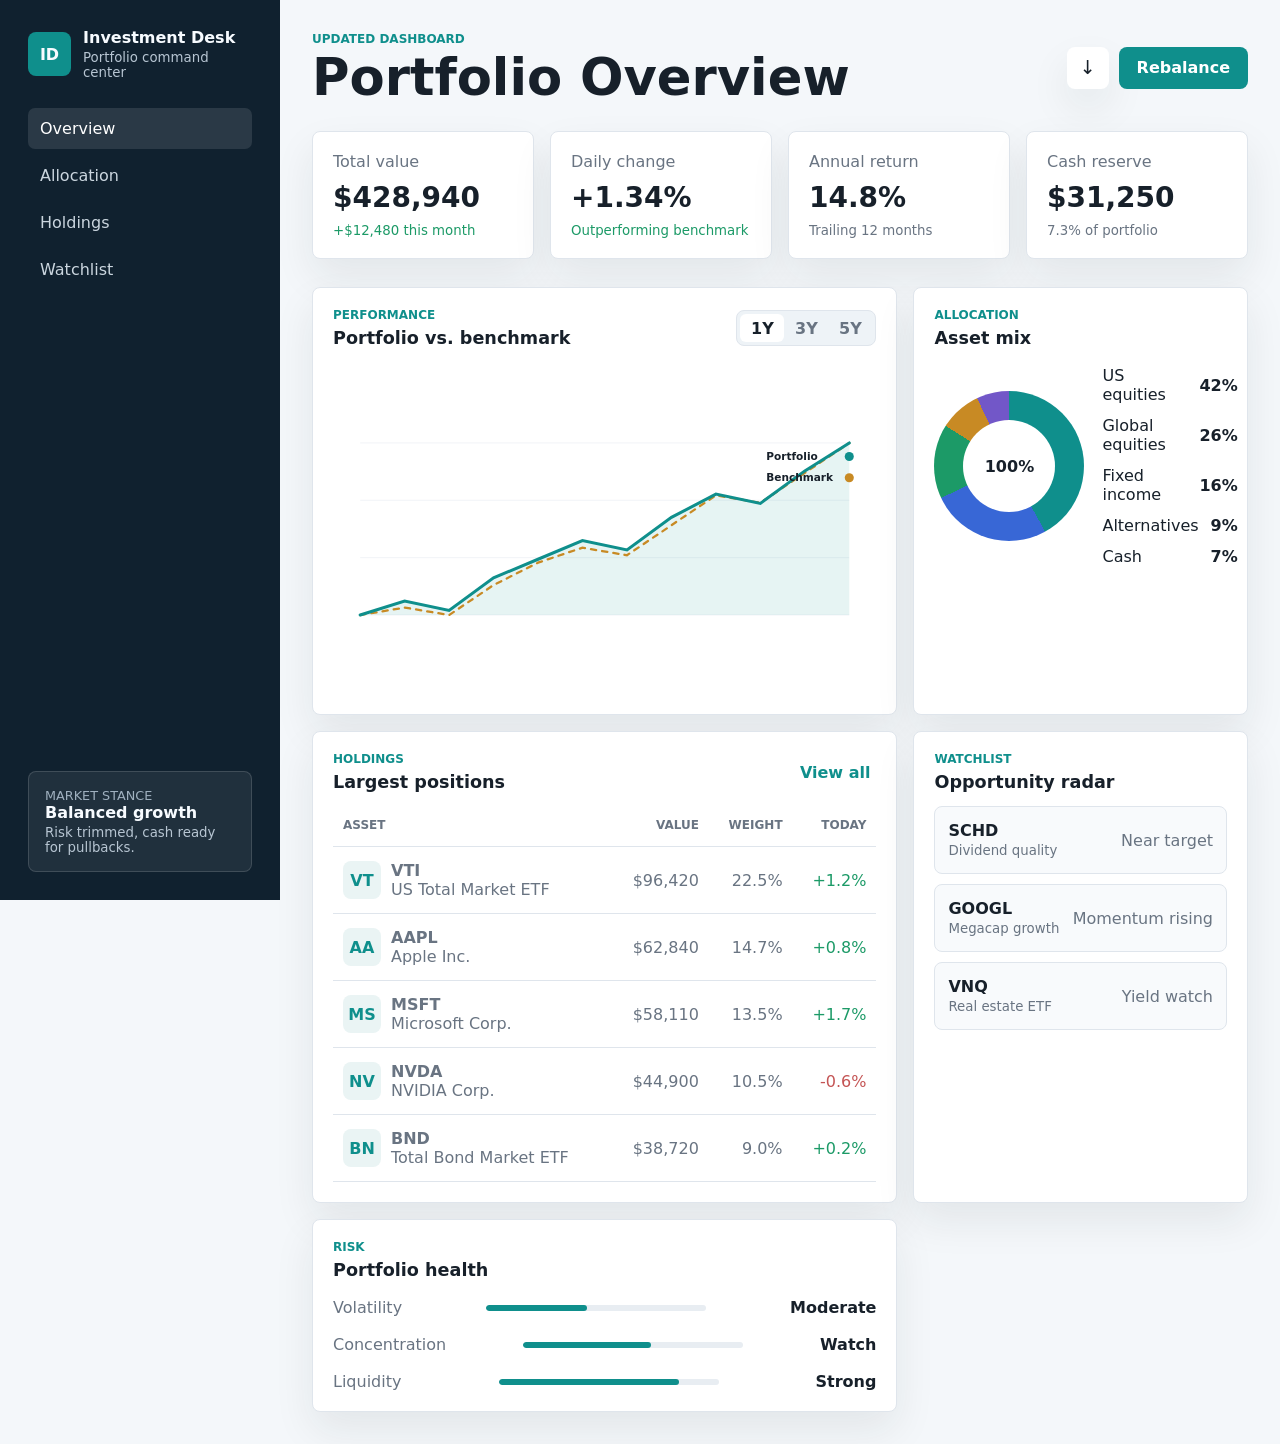
<file: investment-dashboard/index.html>
<!doctype html>
<html lang="en">
  <head>
    <meta charset="UTF-8" />
    <meta name="viewport" content="width=device-width, initial-scale=1.0" />
    <title>Investment Dashboard</title>
    <link rel="stylesheet" href="styles.css" />
  </head>
  <body>
    <aside class="sidebar" aria-label="Portfolio navigation">
      <div class="brand">
        <span class="brand-mark">ID</span>
        <div>
          <strong>Investment Desk</strong>
          <small>Portfolio command center</small>
        </div>
      </div>

      <nav class="nav-list">
        <a class="active" href="#overview">Overview</a>
        <a href="#allocation">Allocation</a>
        <a href="#holdings">Holdings</a>
        <a href="#watchlist">Watchlist</a>
      </nav>

      <div class="market-note">
        <span>Market stance</span>
        <strong>Balanced growth</strong>
        <small>Risk trimmed, cash ready for pullbacks.</small>
      </div>
    </aside>

    <main>
      <header class="topbar">
        <div>
          <p class="eyebrow">Updated dashboard</p>
          <h1>Portfolio Overview</h1>
        </div>
        <div class="actions">
          <button class="icon-button" aria-label="Download report" title="Download report">↓</button>
          <button class="primary-button">Rebalance</button>
        </div>
      </header>

      <section class="kpi-grid" id="overview" aria-label="Portfolio summary">
        <article class="kpi">
          <span>Total value</span>
          <strong>$428,940</strong>
          <small class="positive">+$12,480 this month</small>
        </article>
        <article class="kpi">
          <span>Daily change</span>
          <strong>+1.34%</strong>
          <small class="positive">Outperforming benchmark</small>
        </article>
        <article class="kpi">
          <span>Annual return</span>
          <strong>14.8%</strong>
          <small class="neutral">Trailing 12 months</small>
        </article>
        <article class="kpi">
          <span>Cash reserve</span>
          <strong>$31,250</strong>
          <small class="neutral">7.3% of portfolio</small>
        </article>
      </section>

      <section class="dashboard-grid">
        <article class="panel performance-panel">
          <div class="panel-header">
            <div>
              <p class="eyebrow">Performance</p>
              <h2>Portfolio vs. benchmark</h2>
            </div>
            <div class="segmented" aria-label="Time range">
              <button class="active">1Y</button>
              <button>3Y</button>
              <button>5Y</button>
            </div>
          </div>
          <div class="chart-wrap">
            <svg id="lineChart" viewBox="0 0 720 300" role="img" aria-label="Portfolio performance line chart"></svg>
          </div>
        </article>

        <article class="panel allocation-panel" id="allocation">
          <div class="panel-header">
            <div>
              <p class="eyebrow">Allocation</p>
              <h2>Asset mix</h2>
            </div>
          </div>
          <div class="allocation-layout">
            <div class="donut" aria-label="Asset allocation chart">
              <span>100%</span>
            </div>
            <ul class="legend" id="allocationLegend"></ul>
          </div>
        </article>

        <article class="panel holdings-panel" id="holdings">
          <div class="panel-header">
            <div>
              <p class="eyebrow">Holdings</p>
              <h2>Largest positions</h2>
            </div>
            <button class="text-button">View all</button>
          </div>
          <div class="table-wrap">
            <table>
              <thead>
                <tr>
                  <th>Asset</th>
                  <th>Value</th>
                  <th>Weight</th>
                  <th>Today</th>
                </tr>
              </thead>
              <tbody id="holdingsRows"></tbody>
            </table>
          </div>
        </article>

        <article class="panel watchlist-panel" id="watchlist">
          <div class="panel-header">
            <div>
              <p class="eyebrow">Watchlist</p>
              <h2>Opportunity radar</h2>
            </div>
          </div>
          <div class="watchlist" id="watchlistCards"></div>
        </article>

        <article class="panel risk-panel">
          <div class="panel-header">
            <div>
              <p class="eyebrow">Risk</p>
              <h2>Portfolio health</h2>
            </div>
          </div>
          <div class="risk-list">
            <div>
              <span>Volatility</span>
              <meter min="0" max="100" value="46"></meter>
              <strong>Moderate</strong>
            </div>
            <div>
              <span>Concentration</span>
              <meter min="0" max="100" value="58"></meter>
              <strong>Watch</strong>
            </div>
            <div>
              <span>Liquidity</span>
              <meter min="0" max="100" value="82"></meter>
              <strong>Strong</strong>
            </div>
          </div>
        </article>
      </section>
    </main>

    <script src="script.js"></script>
  </body>
</html>
</file>
<file: investment-dashboard/styles.css>
:root {
  color-scheme: light;
  --ink: #17202a;
  --muted: #697482;
  --line: #dfe5ec;
  --paper: #f4f7fa;
  --panel: #ffffff;
  --teal: #0f8f8c;
  --green: #1c9a67;
  --red: #c45454;
  --blue: #3867d6;
  --amber: #c88a24;
  --violet: #7257c8;
  --shadow: 0 18px 40px rgba(21, 32, 44, 0.08);
}

* {
  box-sizing: border-box;
}

body {
  min-height: 100vh;
  margin: 0;
  display: grid;
  grid-template-columns: 280px 1fr;
  background: var(--paper);
  color: var(--ink);
  font-family:
    Inter, ui-sans-serif, system-ui, -apple-system, BlinkMacSystemFont, "Segoe UI",
    sans-serif;
}

button,
a {
  font: inherit;
}

.sidebar {
  position: sticky;
  top: 0;
  height: 100vh;
  padding: 28px;
  display: flex;
  flex-direction: column;
  gap: 28px;
  background: #10212f;
  color: #f7fbff;
}

.brand {
  display: flex;
  align-items: center;
  gap: 12px;
}

.brand-mark {
  width: 44px;
  height: 44px;
  display: grid;
  place-items: center;
  border-radius: 8px;
  background: var(--teal);
  font-weight: 800;
}

.brand small,
.market-note small {
  display: block;
  color: #b7c5d2;
  margin-top: 3px;
}

.nav-list {
  display: grid;
  gap: 6px;
}

.nav-list a {
  color: #cbd6df;
  text-decoration: none;
  padding: 11px 12px;
  border-radius: 7px;
}

.nav-list a.active,
.nav-list a:hover {
  color: #ffffff;
  background: rgba(255, 255, 255, 0.11);
}

.market-note {
  margin-top: auto;
  padding: 16px;
  border: 1px solid rgba(255, 255, 255, 0.14);
  border-radius: 8px;
  background: rgba(255, 255, 255, 0.07);
}

.market-note span {
  display: block;
  color: #9fb0bf;
  font-size: 0.8rem;
  text-transform: uppercase;
}

main {
  width: min(1440px, 100%);
  padding: 32px;
}

.topbar,
.panel-header {
  display: flex;
  align-items: center;
  justify-content: space-between;
  gap: 18px;
}

.eyebrow {
  margin: 0 0 6px;
  color: var(--teal);
  font-size: 0.75rem;
  font-weight: 800;
  letter-spacing: 0;
  text-transform: uppercase;
}

h1,
h2 {
  margin: 0;
  letter-spacing: 0;
}

h1 {
  font-size: clamp(2rem, 4vw, 3.5rem);
  line-height: 1;
}

h2 {
  font-size: 1.1rem;
}

.actions {
  display: flex;
  align-items: center;
  gap: 10px;
}

.icon-button,
.primary-button,
.text-button,
.segmented button {
  border: 0;
  cursor: pointer;
}

.icon-button {
  width: 42px;
  height: 42px;
  border-radius: 8px;
  background: var(--panel);
  box-shadow: var(--shadow);
  color: var(--ink);
  font-size: 1.2rem;
}

.primary-button {
  height: 42px;
  padding: 0 18px;
  border-radius: 8px;
  background: var(--teal);
  color: white;
  font-weight: 800;
}

.kpi-grid {
  display: grid;
  grid-template-columns: repeat(4, minmax(0, 1fr));
  gap: 16px;
  margin: 28px 0;
}

.kpi,
.panel {
  border: 1px solid var(--line);
  border-radius: 8px;
  background: var(--panel);
  box-shadow: var(--shadow);
}

.kpi {
  min-height: 128px;
  padding: 20px;
  display: grid;
  align-content: space-between;
}

.kpi span,
td,
.watch-card span,
.risk-list span {
  color: var(--muted);
}

.kpi strong {
  font-size: 1.75rem;
}

.positive {
  color: var(--green);
}

.negative {
  color: var(--red);
}

.neutral {
  color: var(--muted);
}

.dashboard-grid {
  display: grid;
  grid-template-columns: minmax(0, 1.4fr) minmax(320px, 0.8fr);
  gap: 16px;
}

.panel {
  padding: 20px;
}

.performance-panel,
.holdings-panel {
  min-width: 0;
}

.allocation-panel,
.watchlist-panel,
.risk-panel {
  min-width: 0;
}

.segmented {
  height: 36px;
  padding: 3px;
  display: flex;
  border: 1px solid var(--line);
  border-radius: 8px;
  background: #eef3f7;
}

.segmented button {
  min-width: 44px;
  border-radius: 6px;
  background: transparent;
  color: var(--muted);
  font-weight: 800;
}

.segmented button.active {
  background: white;
  color: var(--ink);
}

.chart-wrap {
  height: 330px;
  margin-top: 16px;
}

svg {
  width: 100%;
  height: 100%;
}

.gridline {
  stroke: #edf1f5;
  stroke-width: 1;
}

.line-portfolio {
  fill: none;
  stroke: var(--teal);
  stroke-width: 4;
  stroke-linecap: round;
}

.line-benchmark {
  fill: none;
  stroke: var(--amber);
  stroke-width: 3;
  stroke-dasharray: 7 8;
  stroke-linecap: round;
}

.area-fill {
  fill: rgba(15, 143, 140, 0.1);
}

.allocation-layout {
  display: grid;
  grid-template-columns: 150px 1fr;
  gap: 18px;
  align-items: center;
  margin-top: 18px;
}

.donut {
  width: 150px;
  aspect-ratio: 1;
  display: grid;
  place-items: center;
  border-radius: 50%;
  background: conic-gradient(
    var(--teal) 0 42%,
    var(--blue) 42% 68%,
    var(--green) 68% 84%,
    var(--amber) 84% 93%,
    var(--violet) 93% 100%
  );
  position: relative;
}

.donut::after {
  content: "";
  position: absolute;
  width: 92px;
  aspect-ratio: 1;
  border-radius: 50%;
  background: var(--panel);
}

.donut span {
  position: relative;
  z-index: 1;
  font-weight: 900;
}

.legend {
  list-style: none;
  margin: 0;
  padding: 0;
  display: grid;
  gap: 12px;
}

.legend li,
.watch-card,
.risk-list > div {
  display: flex;
  align-items: center;
  justify-content: space-between;
  gap: 12px;
}

.legend i {
  width: 10px;
  height: 10px;
  flex: 0 0 10px;
  border-radius: 50%;
}

.table-wrap {
  overflow-x: auto;
  margin-top: 12px;
}

table {
  width: 100%;
  border-collapse: collapse;
  min-width: 540px;
}

th,
td {
  padding: 14px 10px;
  border-bottom: 1px solid var(--line);
  text-align: right;
  white-space: nowrap;
}

th:first-child,
td:first-child {
  text-align: left;
}

th {
  color: var(--muted);
  font-size: 0.75rem;
  text-transform: uppercase;
}

.asset-cell {
  display: flex;
  align-items: center;
  gap: 10px;
}

.ticker {
  width: 38px;
  height: 38px;
  display: grid;
  place-items: center;
  border-radius: 8px;
  background: #eaf4f4;
  color: var(--teal);
  font-weight: 900;
}

.text-button {
  background: transparent;
  color: var(--teal);
  font-weight: 800;
}

.watchlist {
  display: grid;
  gap: 10px;
  margin-top: 14px;
}

.watch-card {
  min-height: 68px;
  padding: 13px;
  border: 1px solid var(--line);
  border-radius: 8px;
  background: #f8fafc;
}

.watch-card strong {
  display: block;
}

.watch-card small {
  color: var(--muted);
}

.risk-list {
  display: grid;
  gap: 18px;
  margin-top: 18px;
}

meter {
  width: min(220px, 45%);
  height: 12px;
}

meter::-webkit-meter-bar {
  border: 0;
  border-radius: 999px;
  background: #e8edf2;
}

meter::-webkit-meter-optimum-value {
  border-radius: 999px;
  background: var(--teal);
}

@media (max-width: 1080px) {
  body {
    grid-template-columns: 1fr;
  }

  .sidebar {
    position: static;
    height: auto;
    padding: 18px 24px;
  }

  .nav-list {
    grid-template-columns: repeat(4, minmax(0, 1fr));
  }

  .market-note {
    display: none;
  }

  .kpi-grid,
  .dashboard-grid {
    grid-template-columns: repeat(2, minmax(0, 1fr));
  }

  .performance-panel,
  .holdings-panel {
    grid-column: 1 / -1;
  }
}

@media (max-width: 720px) {
  main {
    padding: 22px 16px;
  }

  .topbar,
  .panel-header,
  .allocation-layout {
    align-items: flex-start;
    flex-direction: column;
  }

  .kpi-grid,
  .dashboard-grid {
    grid-template-columns: 1fr;
  }

  .nav-list {
    grid-template-columns: repeat(2, minmax(0, 1fr));
  }

  .actions {
    width: 100%;
  }

  .primary-button {
    flex: 1;
  }

  .chart-wrap {
    height: 250px;
  }
}
</file>
